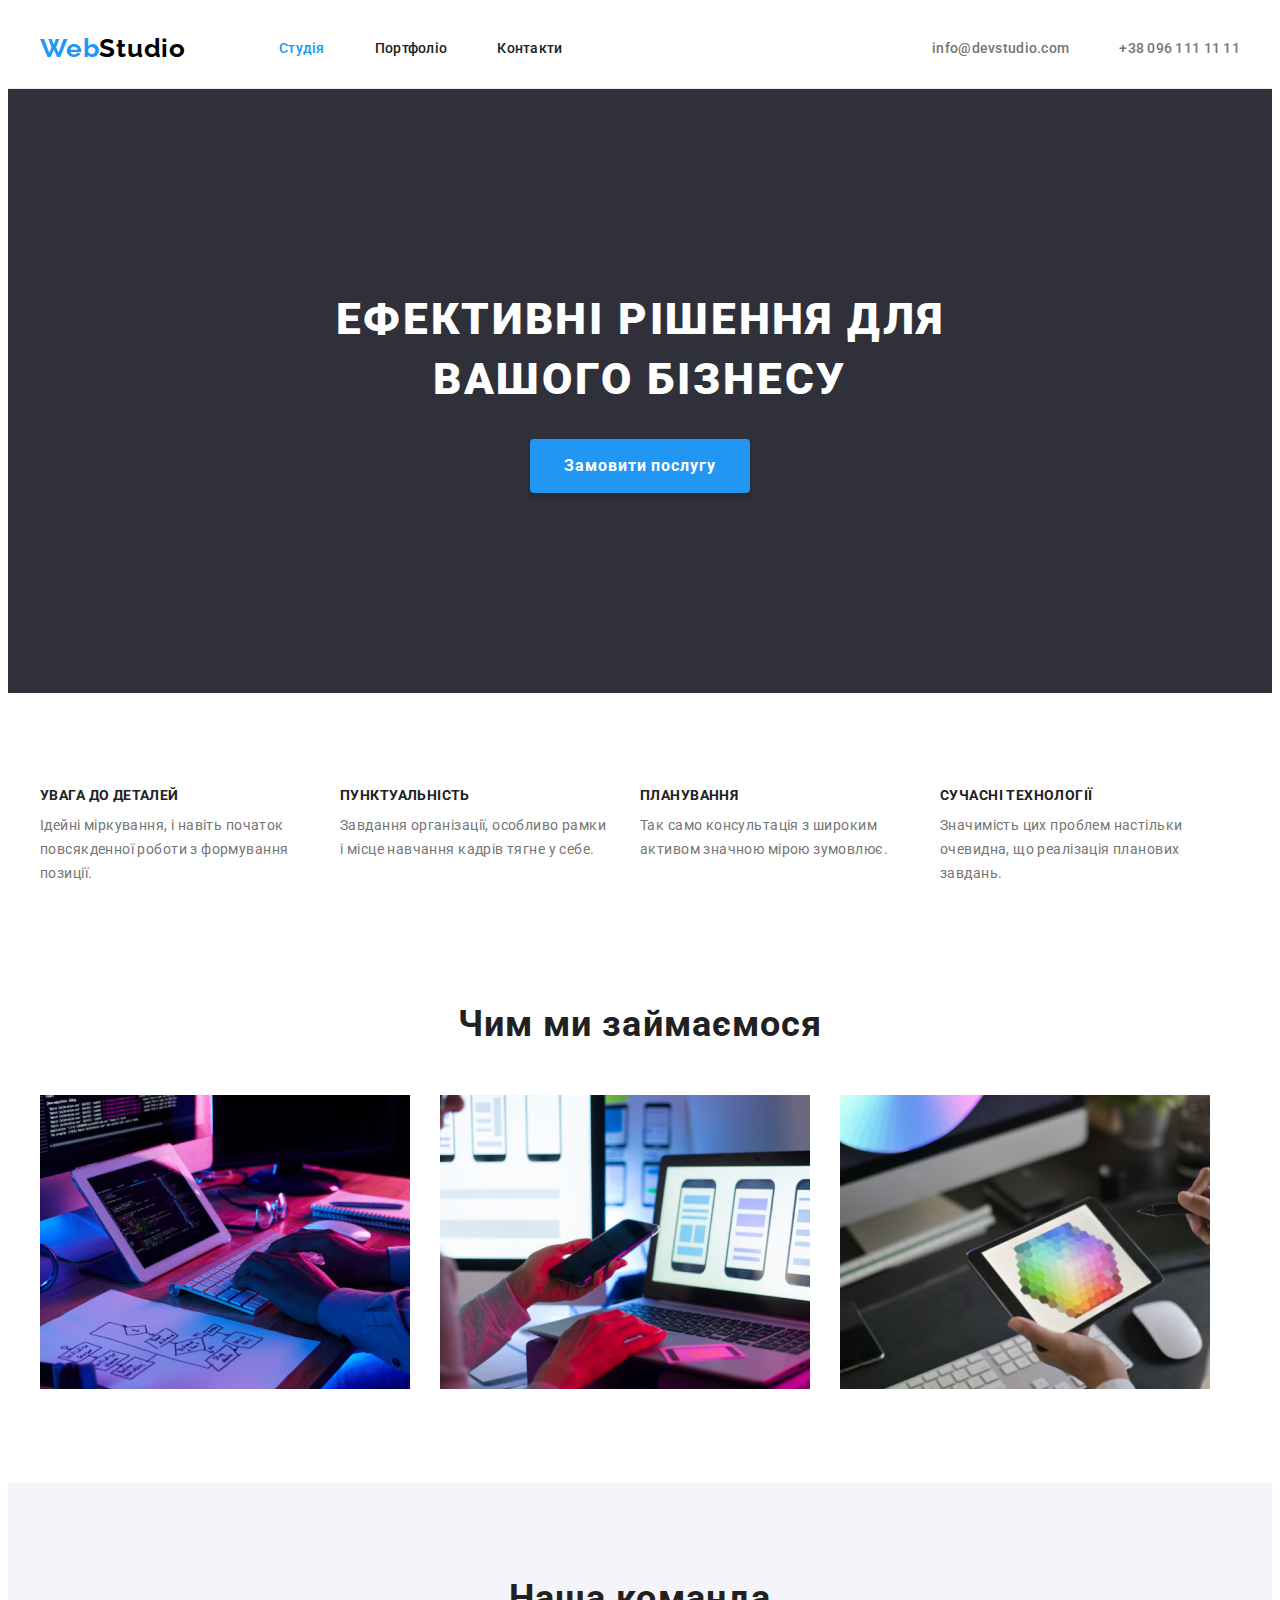
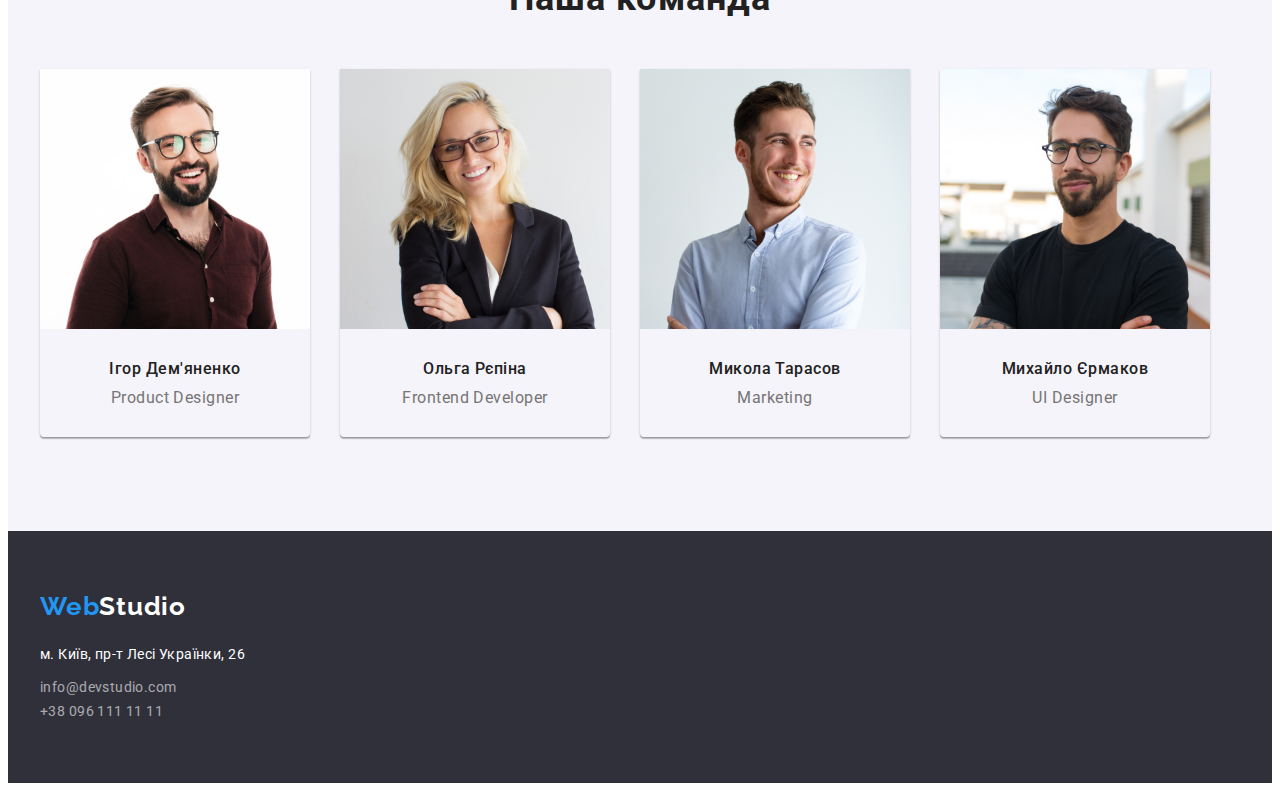
<file: index.html>
<!DOCTYPE html>
<html lang="uk">
  <head>
    <meta charset="UTF-8" />
    <meta http-equiv="X-UA-Compatible" content="IE=edge" />
    <meta name="viewport" content="width=device-width, initial-scale=1.0" />
    <title>Studio</title>
    <!-- -----normalize CSS----- -->
    <link
      rel="stylesheet"
      href="https://cdnjs.cloudflare.com/ajax/libs/modern-normalize/1.1.0/modern-normalize.min.css"
      integrity="sha512-wpPYUAdjBVSE4KJnH1VR1HeZfpl1ub8YT/NKx4PuQ5NmX2tKuGu6U/JRp5y+Y8XG2tV+wKQpNHVUX03MfMFn9Q=="
      crossorigin="anonymous"
      referrerpolicy="no-referrer"
    />
    <!-- -----Fonts----- -->
    <link rel="preconnect" href="https://fonts.googleapis.com" />
    <link rel="preconnect" href="https://fonts.gstatic.com" crossorigin />
    <link
      href="https://fonts.googleapis.com/css2?family=Raleway:wght@700&family=Roboto:wght@400;500;700;900&display=swap"
      rel="stylesheet"
    />
    <!-- -----Custom CSS----- -->
    <link rel="stylesheet" href="./css/styles.css" />
  </head>

  <body>
    <!-- -----HEADER----- -->
    <header class="header">
      <div class="heder-container container">
        <a href="./" class="logo-link link"><span class="logo-part">Web</span>Studio</a>
        <nav>
          <ul class="nav-list list">
            <li class="nav-item">
              <a href="./" class="nav-link link current">Студія</a>
            </li>
            <li class="nav-item">
              <a href="./portfolio.html" class="nav-link link">Портфоліо</a>
            </li>
            <li class="nav-item">
              <a href="" class="nav-link link">Контакти</a>
            </li>
          </ul>
        </nav>
        <ul class="authoriz-list">
          <li class="authoriz-item list">
            <a href="mailto:info@devstudio.com" class="authoriz-mail link">info@devstudio.com</a>
          </li>
          <li class="authoriz-item list">
            <a href="tel:+380961111111" class="authoriz-tel link">+38 096 111 11 11</a>
          </li>
        </ul>
      </div>
    </header>

    <main>
      <!-- -----HERO----- -->
      <section class="hero">
        <div class="container">
          <h1 class="hero-text">
            Ефективні рішення для<br />
            вашого бізнесу
          </h1>
          <button type="button" class="hero-btn">Замовити послугу</button>
          <!-- <a href="">Замовити послугу</a> -->
        </div>
      </section>
      <!-- -----PREFERENCE----- -->
      <section class="preference">
        <div class="container">
          <h2 class="preference-title visually-hidden">Наші переваги</h2>
          <ul class="preference-list list">
            <li class="preference-item">
              <h3 class="preference-subtitle">УВАГА ДО ДЕТАЛЕЙ</h3>
              <p class="preference-text">
                Ідейні міркування, і навіть початок повсякденної роботи з формування позиції.
              </p>
            </li>
            <li class="preference-item">
              <h3 class="preference-subtitle">ПУНКТУАЛЬНІСТЬ</h3>
              <p class="preference-text">Завдання організації, особливо рамки і місце навчання кадрів тягне у себе.</p>
            </li>
            <li class="preference-item">
              <h3 class="preference-subtitle">ПЛАНУВАННЯ</h3>
              <p class="preference-text">Так само консультація з широким активом значною мірою зумовлює.</p>
            </li>
            <li class="preference-item">
              <h3 class="preference-subtitle">СУЧАСНІ ТЕХНОЛОГІЇ</h3>
              <p class="preference-text">Значимість цих проблем настільки очевидна, що реалізація планових завдань.</p>
            </li>
          </ul>
        </div>
      </section>
      <!-- -----WORK----- -->
      <section class="work">
        <div class="container">
          <h2 class="work-title">Чим ми займаємося</h2>
          <ul class="work-list list">
            <li class="work-item">
              <img src="./images/img1-1.jpg" alt="печатаю за комп'ютером" width="370" height="294" />
            </li>
            <li class="work-item">
              <img src="./images/img1-2.jpg" alt="обираю макет на ноутбуці" width="370" height="294" />
            </li>
            <li class="work-item">
              <img src="./images/img1-3.jpg" alt="обираю колір для макету" width="370" height="294" />
            </li>
          </ul>
        </div>
      </section>
      <!-- -----TEAM----- -->
      <section class="team">
        <div class="container">
          <h2 class="team-title">Наша команда</h2>
          <ul class="team-list list">
            <li class="team-item">
              <img src="./images/imgface-1.jpg" alt="фото сотрудника" width="270" height="260" />
              <div class="team-text-cont">
                <h3 class="team-subtitle">Ігор Дем'яненко</h3>
                <span class="team-text">Product Designer</span>
              </div>
            </li>
            <li class="team-item">
              <img src="./images/imgface-2.jpg" alt="фото сотрудника" width="270" height="260" />
              <div class="team-text-cont">
                <h3 class="team-subtitle">Ольга Рєпіна</h3>
                <span class="team-text">Frontend Developer</span>
              </div>
            </li>
            <li class="team-item">
              <img src="./images/imgface-3.jpg" alt="фото сотрудника" width="270" height="260" />
              <div class="team-text-cont">
                <h3 class="team-subtitle">Микола Тарасов</h3>
                <span class="team-text">Marketing</span>
              </div>
            </li>
            <li class="team-item">
              <img src="./images/imgface-4.jpg" alt="фото сотрудника" width="270" height="260" />
              <div class="team-text-cont">
                <h3 class="team-subtitle">Михайло Єрмаков</h3>
                <span class="team-text">UI Designer</span>
              </div>
            </li>
          </ul>
        </div>
      </section>
    </main>
    <!-- -----FOOTER----- -->
    <footer class="footer">
      <div class="container">
        <a href="" class="logo-link link"><span class="logo-part">Web</span>Studio</a>
        <address class="address">
          <a
            href="https://goo.gl/maps/qrhuLcH9iDoWpVt69"
            class="address-link link"
            target="_blank"
            rel="noreferrer noopener nofollow"
            ><span class="adress-text">м. Київ, пр-т Лесі Українки, 26</span></a
          >
          <ul class="footer-auth-list list">
            <li class="footer-auth-item">
              <a href="mailto:info@devstudio.com" class="footer-mail link">info@devstudio.com</a>
            </li>
            <li class="footer-auth-item">
              <a href="tel:+380961111111" class="footer-tel link">+38 096 111 11 11</a>
            </li>
          </ul>
        </address>
      </div>
    </footer>
  </body>
</html>
</file>
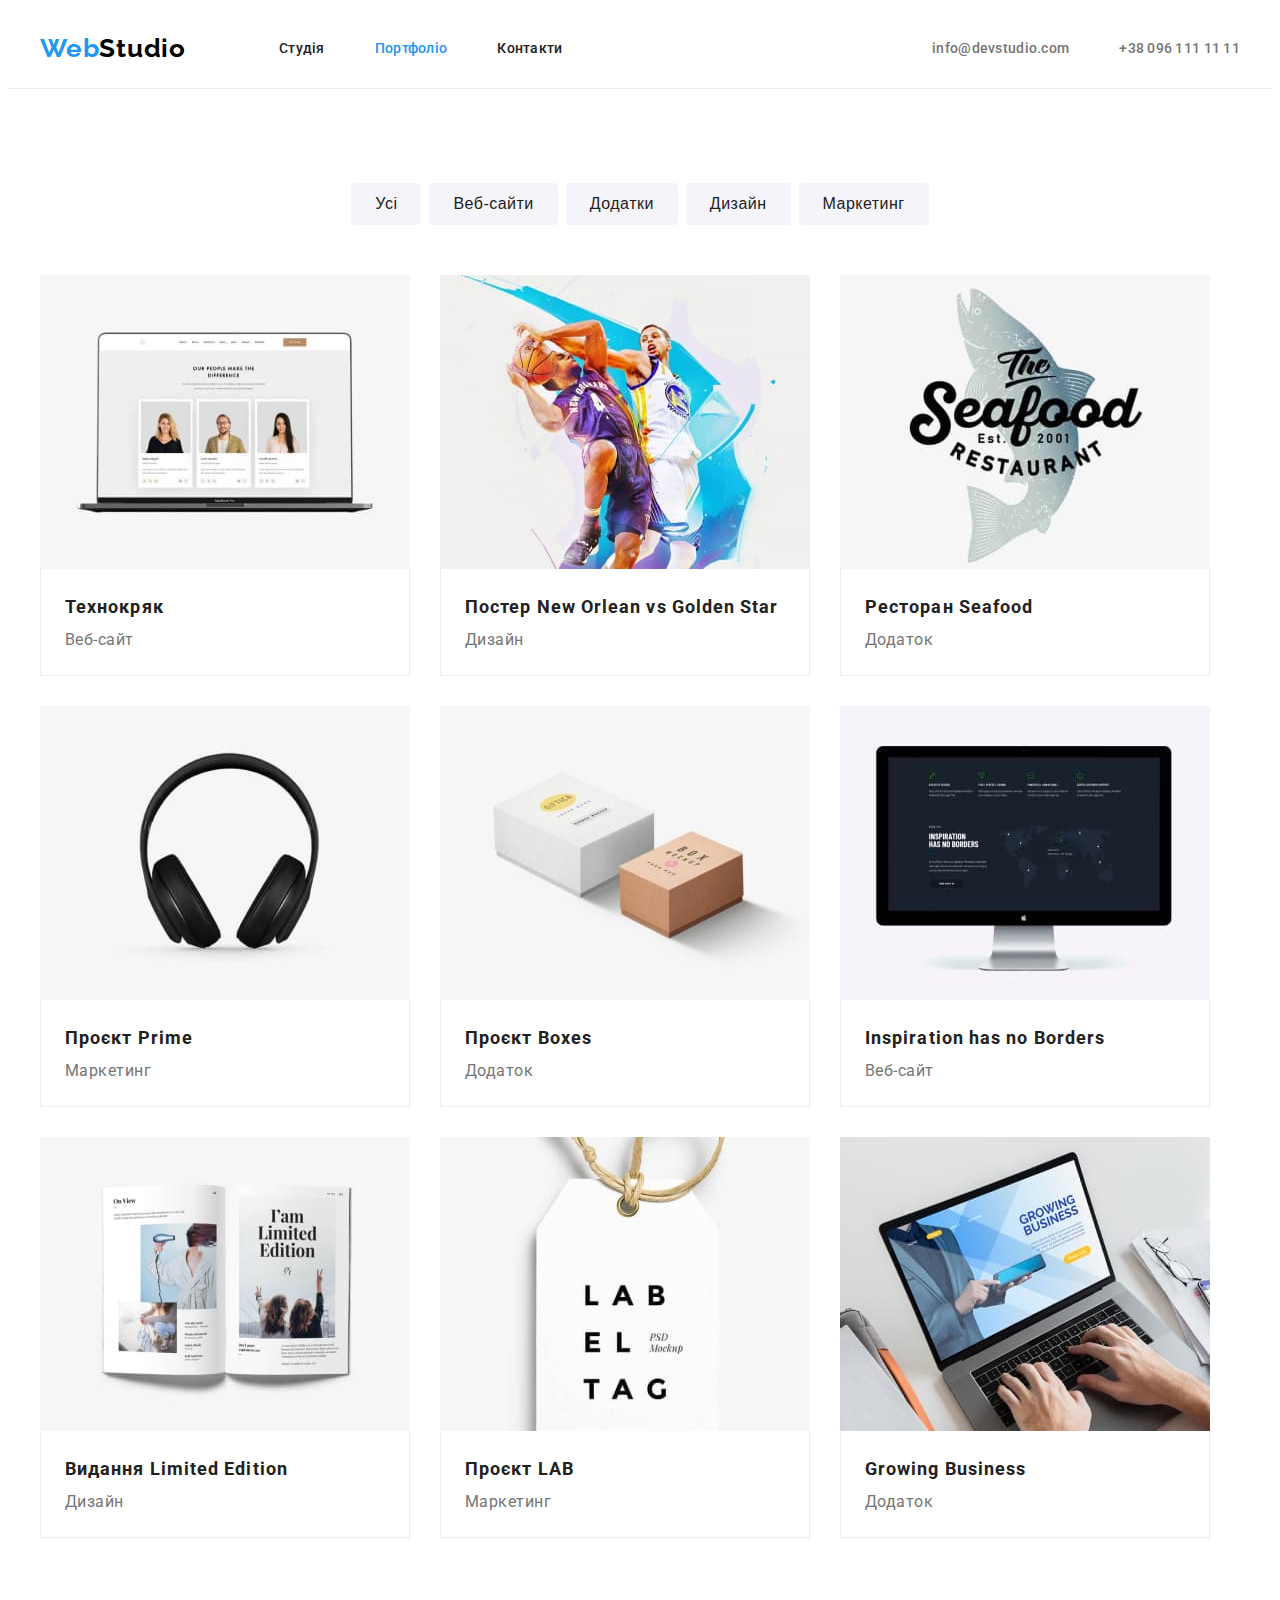
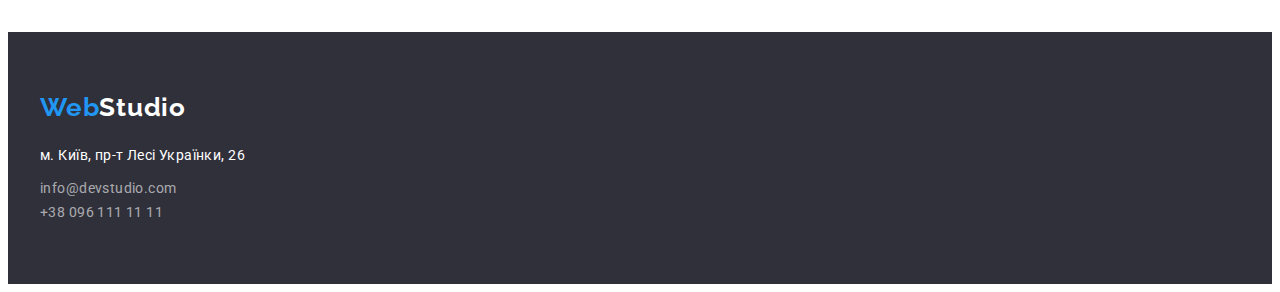
<file: portfolio.html>
<!DOCTYPE html>
<html lang="uk">
  <head>
    <meta charset="UTF-8" />
    <meta http-equiv="X-UA-Compatible" content="IE=edge" />
    <meta name="viewport" content="width=device-width, initial-scale=1.0" />
    <title>Portfolio</title>
    <!-- -----normalize CSS----- -->
    <link
      rel="stylesheet"
      href="https://cdnjs.cloudflare.com/ajax/libs/modern-normalize/1.1.0/modern-normalize.min.css"
      integrity="sha512-wpPYUAdjBVSE4KJnH1VR1HeZfpl1ub8YT/NKx4PuQ5NmX2tKuGu6U/JRp5y+Y8XG2tV+wKQpNHVUX03MfMFn9Q=="
      crossorigin="anonymous"
      referrerpolicy="no-referrer"
    />
    <!-- -----Fonts----- -->
    <link rel="preconnect" href="https://fonts.googleapis.com" />
    <link rel="preconnect" href="https://fonts.gstatic.com" crossorigin />
    <link
      href="https://fonts.googleapis.com/css2?family=Raleway:wght@700&family=Roboto:wght@400;500;700;900&display=swap"
      rel="stylesheet"
    />
    <!-- -----Custom CSS----- -->
    <link rel="stylesheet" href="./css/styles.css" />
  </head>

  <body>
    <!-- -----HEADER----- -->
    <header class="header">
      <div class="heder-container container">
        <a href="./" class="logo-link link"><span class="logo-part">Web</span>Studio</a>
        <nav>
          <ul class="nav-list list">
            <li class="nav-item">
              <a href="./" class="nav-link link">Студія</a>
            </li>
            <li class="nav-item">
              <a href="./portfolio.html" class="nav-link link current">Портфоліо</a>
            </li>
            <li class="nav-item">
              <a href="" class="nav-link link">Контакти</a>
            </li>
          </ul>
        </nav>
        <ul class="authoriz-list">
          <li class="authoriz-item list">
            <a href="mailto:info@devstudio.com" class="authoriz-mail link">info@devstudio.com</a>
          </li>
          <li class="authoriz-item list">
            <a href="tel:+380961111111" class="authoriz-tel link">+38 096 111 11 11</a>
          </li>
        </ul>
      </div>
    </header>

    <main>
      <!-- -----portfolio----- -->
      <section class="portfolio">
        <div class="container">
          <h1 class="portfolio-title visually-hidden">Наши работы</h1>
          <ul class="portfolio-btn-list list">
            <li class="portfolio-btn-item"><button type="button" class="portfolio-btn">Усі</button></li>
            <li class="portfolio-btn-item"><button type="button" class="portfolio-btn">Веб-сайти</button></li>
            <li class="portfolio-btn-item"><button type="button" class="portfolio-btn">Додатки</button></li>
            <li class="portfolio-btn-item"><button type="button" class="portfolio-btn">Дизайн</button></li>
            <li class="portfolio-btn-item"><button type="button" class="portfolio-btn">Маркетинг</button></li>
          </ul>
          <ul class="portfolio-list list">
            <li class="portfolio-item">
              <img src="./images/portfolio/portf-001.jpg" alt="exemple1" width="370" height="294" />
              <div class="portfolio-text-cont">
                <h2 class="portfolio-subtitle">Технокряк</h2>
                <p class="portfolio-text">Веб-сайт</p>
              </div>
            </li>
            <li class="portfolio-item">
              <img src="./images/portfolio/portf-002.jpg" alt="exemple1" width="370" height="294" />
              <div class="portfolio-text-cont">
                <h2 class="portfolio-subtitle">Постер New Orlean vs Golden Star</h2>
                <p class="portfolio-text">Дизайн</p>
              </div>
            </li>
            <li class="portfolio-item">
              <img src="./images/portfolio/portf-003.jpg" alt="exemple1" width="370" height="294" />
              <div class="portfolio-text-cont">
                <h2 class="portfolio-subtitle">Ресторан Seafood</h2>
                <p class="portfolio-text">Додаток</p>
              </div>
            </li>
            <li class="portfolio-item">
              <img src="./images/portfolio/portf-004.jpg" alt="exemple1" width="370" height="294" />
              <div class="portfolio-text-cont">
                <h2 class="portfolio-subtitle">Проєкт Prime</h2>
                <p class="portfolio-text">Маркетинг</p>
              </div>
            </li>
            <li class="portfolio-item">
              <img src="./images/portfolio/portf-005.jpg" alt="exemple1" width="370" height="294" />
              <div class="portfolio-text-cont">
                <h2 class="portfolio-subtitle">Проєкт Boxes</h2>
                <p class="portfolio-text">Додаток</p>
              </div>
            </li>
            <li class="portfolio-item">
              <img src="./images/portfolio/portf-006.jpg" alt="exemple1" width="370" height="294" />
              <div class="portfolio-text-cont">
                <h2 class="portfolio-subtitle">Inspiration has no Borders</h2>
                <p class="portfolio-text">Веб-сайт</p>
              </div>
            </li>
            <li class="portfolio-item">
              <img src="./images/portfolio/portf-007.jpg" alt="exemple1" width="370" height="294" />
              <div class="portfolio-text-cont">
                <h2 class="portfolio-subtitle">Видання Limited Edition</h2>
                <p class="portfolio-text">Дизайн</p>
              </div>
            </li>
            <li class="portfolio-item">
              <img src="./images/portfolio/portf-008.jpg" alt="exemple1" width="370" height="294" />
              <div class="portfolio-text-cont">
                <h2 class="portfolio-subtitle">Проєкт LAB</h2>
                <p class="portfolio-text">Маркетинг</p>
              </div>
            </li>
            <li class="portfolio-item">
              <img src="./images/portfolio/portf-009.jpg" alt="exemple1" width="370" height="294" />
              <div class="portfolio-text-cont">
                <h2 class="portfolio-subtitle">Growing Business</h2>
                <p class="portfolio-text">Додаток</p>
              </div>
            </li>
          </ul>
        </div>
      </section>
    </main>
    <!-- -----FOOTER----- -->
    <footer class="footer">
      <div class="container">
        <a href="" class="logo-link link"><span class="logo-part">Web</span>Studio</a>
        <address class="address">
          <a
            href="https://goo.gl/maps/qrhuLcH9iDoWpVt69"
            class="address-link link"
            target="_blank"
            rel="noreferrer noopener nofollow"
            ><span class="adress-text">м. Київ, пр-т Лесі Українки, 26</span></a
          >
          <ul class="footer-auth-list list">
            <li class="footer-auth-item">
              <a href="mailto:info@devstudio.com" class="footer-mail link">info@devstudio.com</a>
            </li>
            <li class="footer-auth-item">
              <a href="tel:+380961111111" class="footer-tel link">+38 096 111 11 11</a>
            </li>
          </ul>
        </address>
      </div>
    </footer>
  </body>
</html>
</file>
<file: css/styles.css>
/* -----Variables----- */

:root {
  /* ------fonts----- */
  --primary-font: 'Roboto', sans-serif;
  --secondary-font: 'Raleway', sans-serif;
  /* ------text colors----- */
  --primary-text: #212121;
  --secondary-text: #757575;
  --accent-text: #2196f3;
  --dark-text: #000000;
  --light-text: #ffffff;
  --light-alpha-06: rgba(255, 255, 255, 0.6);

  /* ------BG COLORS----- */
  --bg-btn-active: #188ce8;
  --bg-btn: #2196f3;
  --bg-dark-color: #2f303a;
}
/* ------RESETS----- */
.list {
  list-style: none;
  padding: 0;
  margin: 0;
}
.link {
  text-decoration: none;
}
img {
  display: block;
}
h1,
h2,
h3,
h4,
h5,
h6,
p {
  margin: 0;
}

/* ------END  RESETS----- */

body {
  font-family: 'Roboto', sans-serif;
}
.container {
  width: 1200px;
  padding: 0 15px;
  margin: 0 auto;
  /* outline: 2px double pink; */
}
/* ------HEADER----- */
.header {
  border-bottom: 1px solid #ececec;
}
.heder-container {
  display: flex;
  align-items: center;
}
.logo-link {
  margin-right: 93px;

  font-family: 'Raleway';
  font-weight: 700;
  font-size: 26px;
  line-height: calc(31 / 26);
  letter-spacing: 0.03em;
  color: var(--dark-text);
}

.logo-part {
  color: var(--accent-text);
}
.nav-list {
  display: flex;
}
.nav-item:not(:last-child) {
  margin-right: 50px;
}
.nav-item {
  font-weight: 500;
  font-size: 14px;
  line-height: calc(16 / 14);
  letter-spacing: 0.02em;
}

.nav-link {
  display: inline-block;
  padding: 32px 0;
  color: var(--primary-text);
}
.nav-link:hover,
.nav-link:focus {
  color: var(--accent-text);
}
.current {
  color: var(--accent-text);
}
.authoriz-list {
  display: flex;
  margin-left: auto;
}
.authoriz-item {
  font-weight: 500;
  font-size: 14px;
  line-height: calc(16 / 14);
  letter-spacing: 0.02em;
}
.authoriz-mail,
.authoriz-tel + .authoriz-tel {
  margin-right: 50px;
}
.authoriz-mail,
.authoriz-tel {
  color: #757575;
}
.authoriz-mail:focus,
.authoriz-mail:hover,
.authoriz-tel:focus,
.authoriz-tel:hover {
  color: var(--accent-text);
}

/* ------HERO----- */
.hero {
  background-color: var(--bg-dark-color);
}
.hero .container {
  padding: 200px 0;
}

.hero-text {
  margin-bottom: 30px;

  font-weight: 900;
  font-size: 44px;
  line-height: calc(60 / 44);
  text-align: center;
  letter-spacing: 0.06em;
  text-transform: uppercase;

  color: var(--light-text);
}
.hero-btn {
  display: block;
  margin: 0 auto;
  padding: 10px 32px;

  font-family: inherit;
  font-weight: 700;
  font-size: 16px;
  line-height: calc(30 / 16);
  align-items: center;
  text-align: center;
  letter-spacing: 0.06em;
  color: var(--light-text);
  background-color: var(--bg-btn);
  box-shadow: 0px 4px 4px rgba(0, 0, 0, 0.15);
  border-radius: 4px;
  border-color: transparent;
  cursor: pointer;
}
.hero-btn:active {
  background-color: var(--bg-btn-active);
}

/* ------PREFERENCE----- */

.visually-hidden {
  position: absolute;
  width: 1px;
  height: 1px;
  margin: -1px;
  border: 0;
  padding: 0;
  white-space: nowrap;
  clip-path: inset(100%);
  clip: rect(0 0 0 0);
  overflow: hidden;
}
.preference {
  padding: 94px 0 118px;
}

/* .preference-title {
} */

.preference-list {
  display: flex;
  gap: 30px;
}
.preference-item {
  width: 270px;
}
.preference-subtitle {
  margin-bottom: 10px;

  font-weight: 700;
  font-size: 14px;
  line-height: calc(16 / 14);
  letter-spacing: 0.03em;
  text-transform: uppercase;
  color: var(--primary-text);
}
.preference-text {
  font-weight: 400;
  font-size: 14px;
  line-height: calc(24 / 14);
  letter-spacing: 0.03em;
  color: var(--secondary-text);
}

/* ------WORK----- */
.work {
  padding-bottom: 94px;
}

.work-title {
  margin-bottom: 50px;

  font-weight: 700;
  font-size: 36px;
  line-height: calc(42 / 36);
  text-align: center;
  letter-spacing: 0.03em;
  color: var(--primary-text);
}
.work-list {
  display: flex;
  gap: 30px;
}

/* .work-item {
} */

/* ------TEAM----- */

.team {
  padding: 94px 0;
  background-color: #f5f4fa;
}

.team-title {
  margin-bottom: 50px;

  font-weight: 700;
  font-size: 36px;
  line-height: calc(42 / 36);
  text-align: center;
  letter-spacing: 0.03em;
  color: var(--primary-text);
}
.team-subtitle {
  margin-bottom: 10px;

  font-weight: 500;
  font-size: 16px;
  line-height: 19px;
  text-align: center;
  letter-spacing: 0.03em;
  color: var(--primary-text);
}
.team-list {
  display: flex;
  gap: 30px;
}

.team-item {
  box-shadow: 0px 1px 3px rgba(0, 0, 0, 0.12), 0px 1px 1px rgba(0, 0, 0, 0.14), 0px 2px 1px rgba(0, 0, 0, 0.2);
  border-radius: 0px 0px 4px 4px;
}

.team-text {
  display: block;
  font-weight: 400;
  font-size: 16px;
  line-height: calc(19 / 16);
  text-align: center;
  letter-spacing: 0.03em;
  color: var(--secondary-text);
}
.team-text-cont {
  padding-top: 30px;
  padding-bottom: 30px;
}

/* ------FOOTER----- */

.footer {
  padding: 60px 0;
  background-color: var(--bg-dark-color);
}
.footer .logo-link {
  display: block;
  margin-right: 0px;
  margin-bottom: 20px;
  color: var(--light-text);
}

.address-link {
  font-style: normal;
  color: var(--light-text);
}
.adress-text {
  display: block;
  margin-bottom: 9px;

  font-weight: 400;
  font-size: 14px;
  line-height: calc(24 / 14);
  letter-spacing: 0.03em;
  color: var(--light-text);
}
.footer-mail {
  margin-bottom: 9px;
}
.footer-mail,
.footer-tel {
  font-style: normal;
  font-weight: 400;
  font-size: 14px;
  line-height: calc(24 / 14);
  letter-spacing: 0.03em;
  color: var(--light-alpha-06);
}

/* ------PORTFOLIO----- */
.portfolio {
  padding: 94px 0;
}
/* .portfolio-title {
} */
.portfolio-btn-list {
  display: flex;
  justify-content: center;
  gap: 8px;
  margin-bottom: 50px;
}
/* .portfolio-btn-item {
} */
.portfolio-btn {
  padding: 6px 22px;
  font-weight: 500;
  font-size: 16px;
  line-height: calc(26 / 16);
  text-align: center;
  letter-spacing: 0.03em;
  color: var(--primary-text);
  background: #f5f4fa;
  border-color: transparent;
  border-radius: 4px;
}
.portfolio-btn:hover,
.portfolio-btn:active {
  background: var(--bg-btn-active);
  color: var(--light-text);
}
.portfolio-text-cont {
  padding: 20px 24px;
  border-bottom: 1px solid #eeeeee;
  border-right: 1px solid #eeeeee;
  border-left: 1px solid #eeeeee;
}
.portfolio-list {
  display: flex;
  flex-wrap: wrap;
  gap: 30px;
}
.portfolio-item {
  background: #ffffff;
  width: 370px;
}
.portfolio-subtitle {
  font-weight: 700;
  font-size: 18px;
  line-height: calc(36 / 18);
  letter-spacing: 0.06em;
  color: var(--primary-text);
}
.portfolio-text {
  font-weight: 400;
  font-size: 16px;
  line-height: 30px;
  letter-spacing: 0.03em;
  color: var(--secondary-text);
}
</file>
